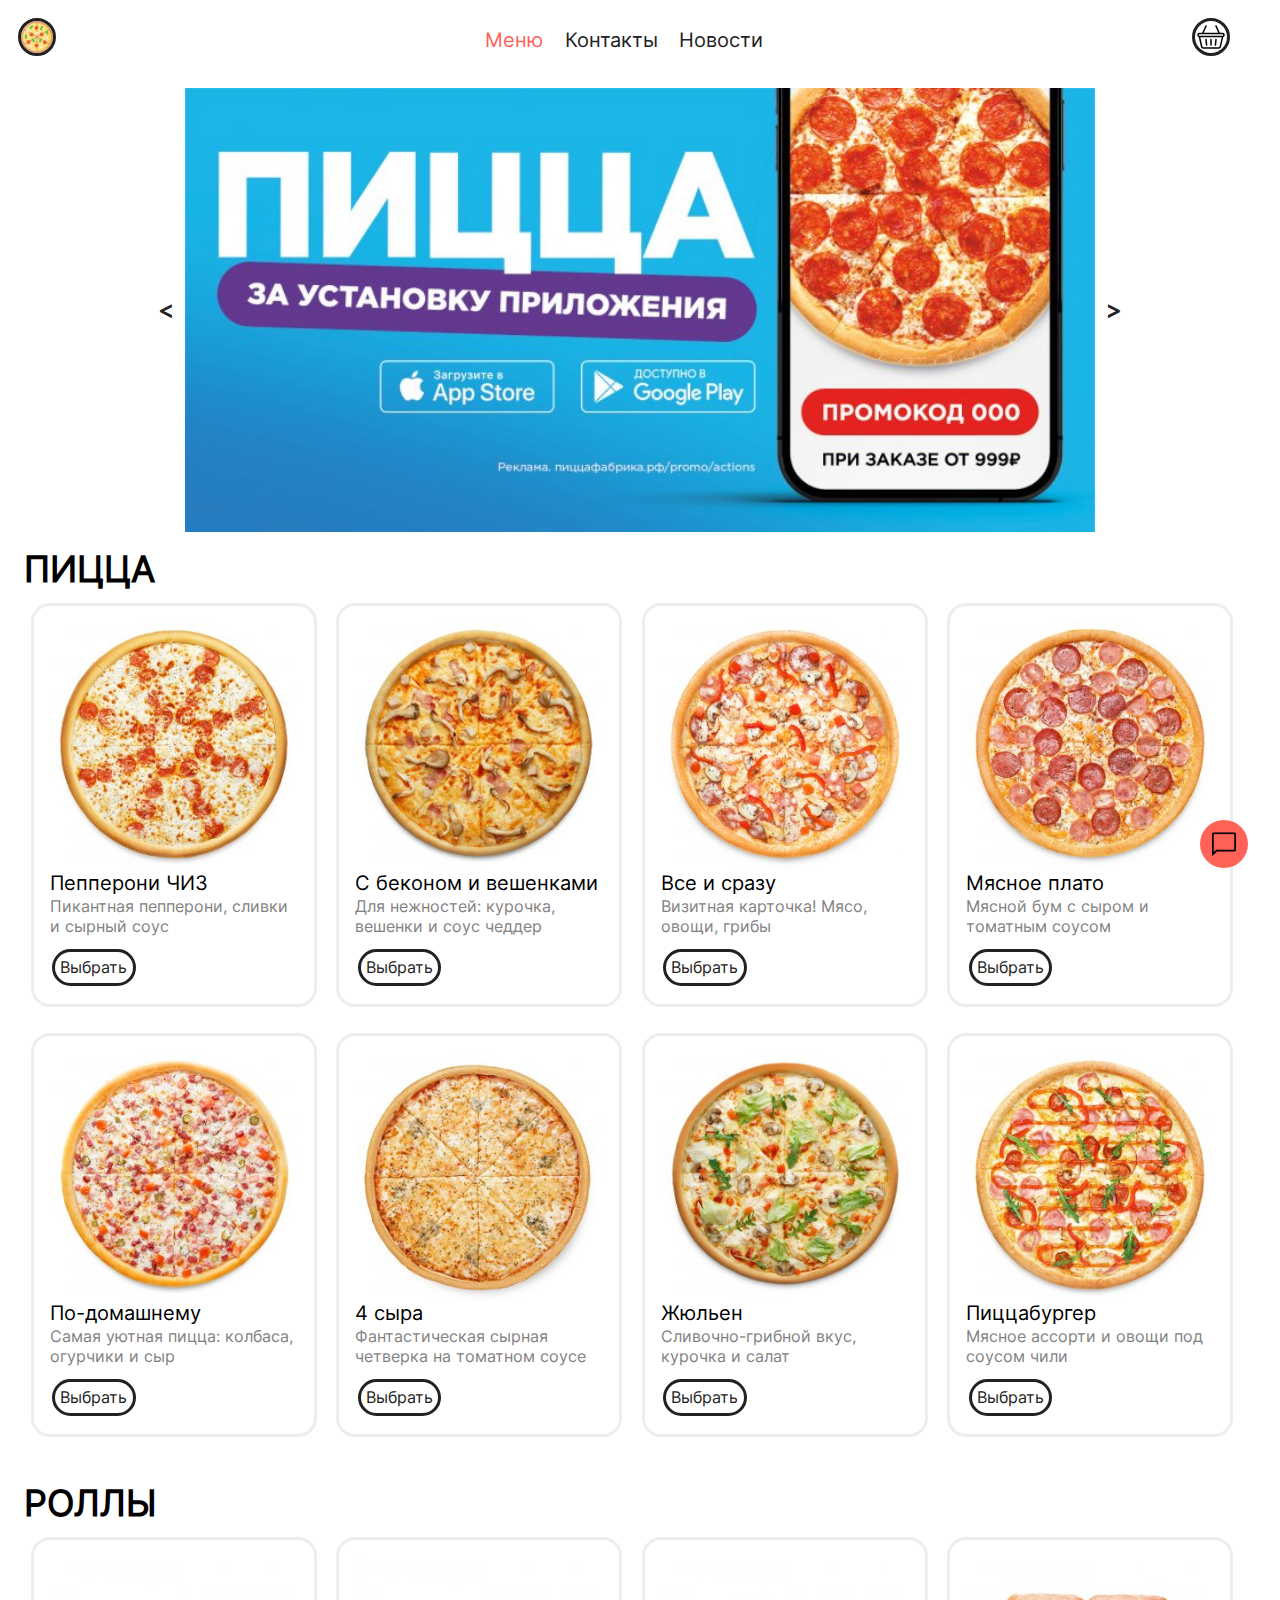
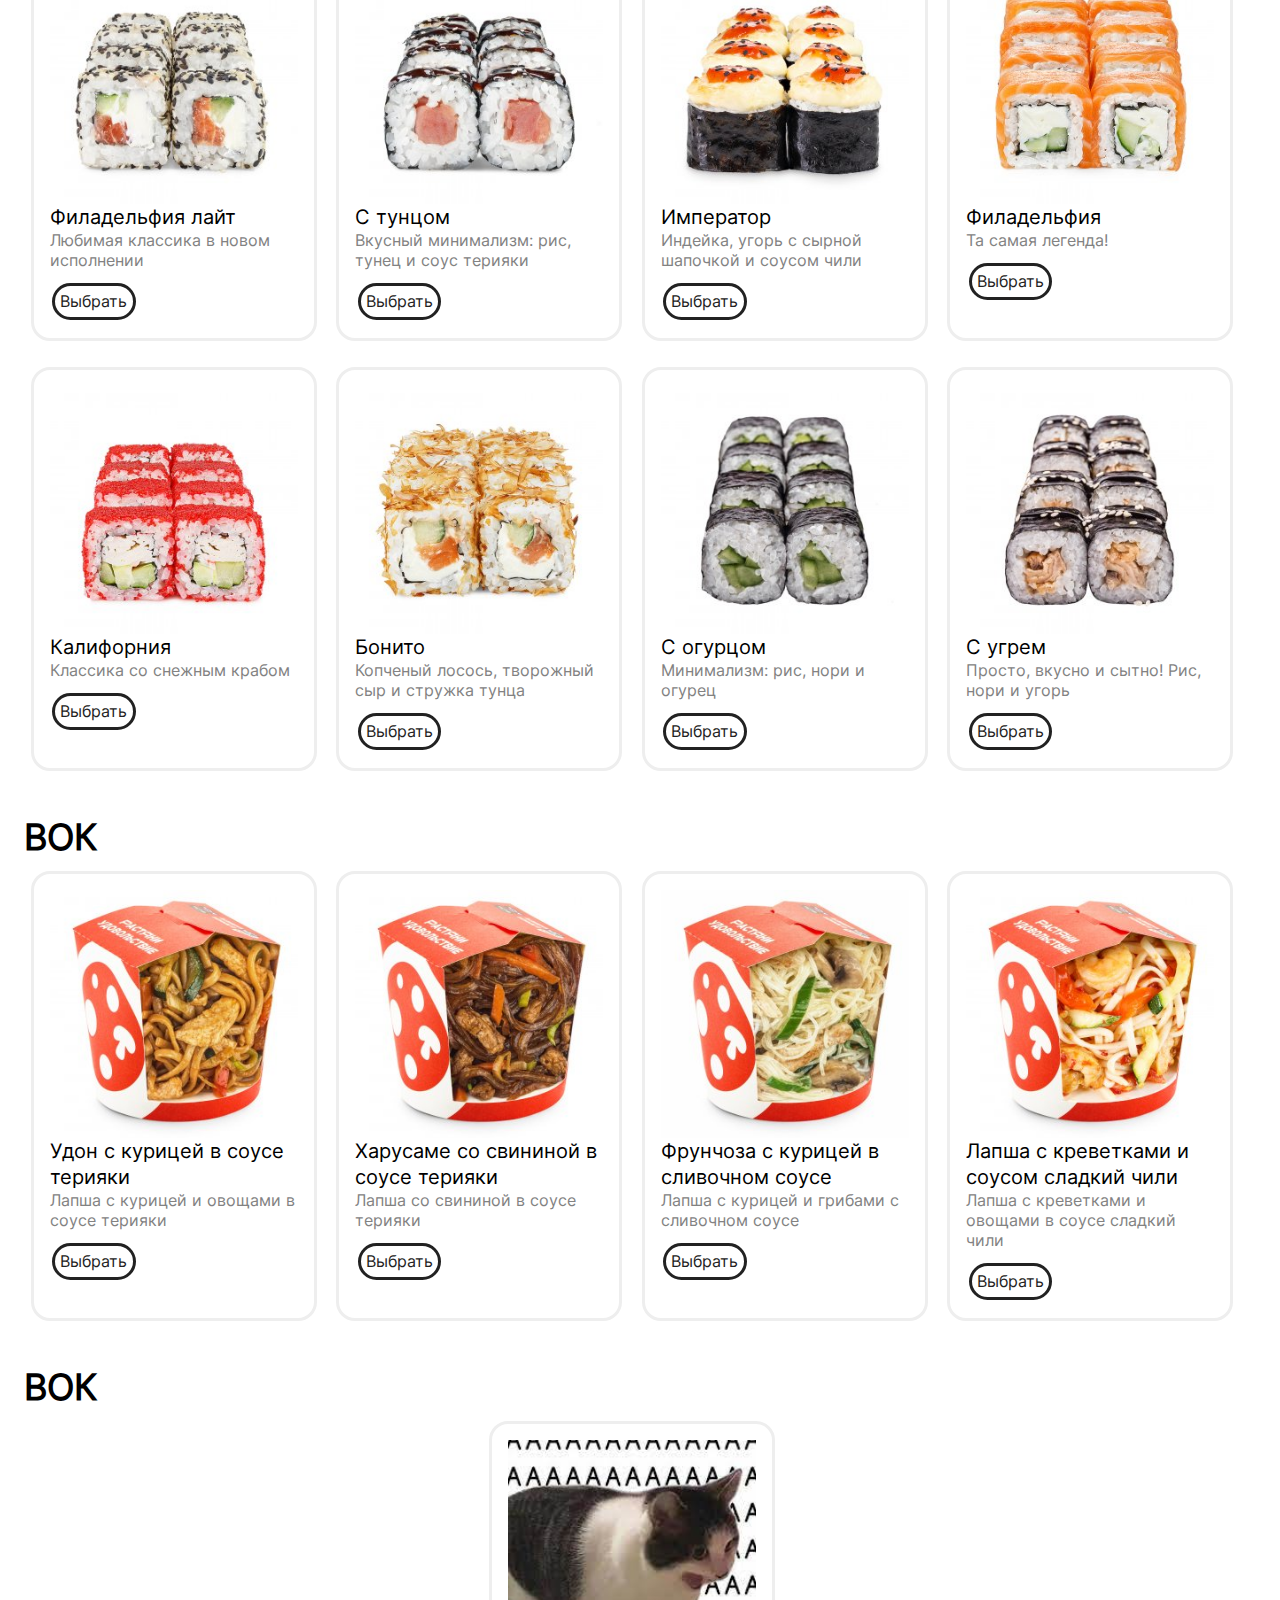
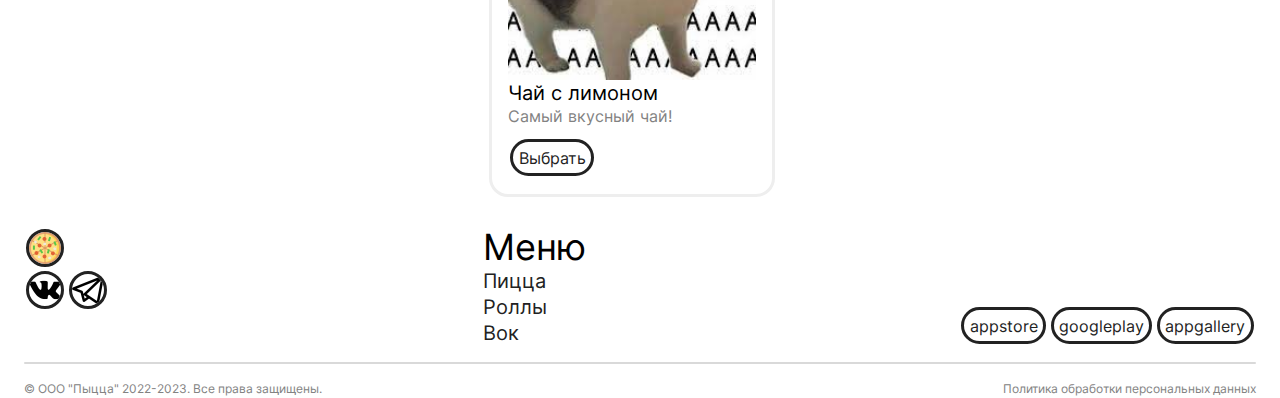
<file: index.html>
<!DOCTYPE html>
<html>
    
<head> 
    <!-- Yandex.Metrika counter -->
    <script type="text/javascript" >
       (function(m,e,t,r,i,k,a){m[i]=m[i]||function(){(m[i].a=m[i].a||[]).push(arguments)};
       m[i].l=1*new Date();
       for (var j = 0; j < document.scripts.length; j++) {if (document.scripts[j].src === r) { return; }}
       k=e.createElement(t),a=e.getElementsByTagName(t)[0],k.async=1,k.src=r,a.parentNode.insertBefore(k,a)})
       (window, document, "script", "https://mc.yandex.ru/metrika/tag.js", "ym");
    
       ym(97324414, "init", {
            clickmap:true,
            trackLinks:true,
            accurateTrackBounce:true,
            webvisor:true
       });
    </script>
    <noscript><div><img src="https://mc.yandex.ru/watch/97324414" style="position:absolute; left:-9999px;" alt="" /></div></noscript>
<!-- /Yandex.Metrika counter -->
    <meta content="width=device-width, initial-scale=1" name="viewport"/>
    <link rel="stylesheet" href="styles.css">
    <link rel="stylesheet" href="textstyles.css">
    <link rel="stylesheet" href="btnstyles.css">
    <link rel="stylesheet" href="margins.css">
    <link rel="stylesheet" href="imgsizes.css">
    <link rel="stylesheet" href="cardsstyle.css">
    <link rel="stylesheet" href="modal.css">
    <link rel="icon" type="image/x-icon" href="/images/favicon.png">
    <title> MyPizza | Меню </title>
</head>
<body>
<header class="mb8">
    <a href="index.html"><image class="imgbtn round mxs32" src="images/favicon.png"></div></a>    
    <div class="fill"></div>
    <div class="mobile">
        <div class="h2 center menubtn mshow" onclick="OpenCloseMenu(id)" id="MenuClosed">МЕНЮ</div>
        <div class="btn btn-active btn-nooutline h3 menu mhide" tag="menu"> <a class="btn-active" href="index.html"> Меню </a></div>
        <div class="btn btn-nooutline h3 menu mhide" tag="menu"> <a href="contacts.html"> Контакты </a> </div>
        <div class="btn btn-nooutline h3 menu mhide" tag="menu"> <a href="news.html"> Новости </a></div>
    </div>
    <div class="fill"></div>
    <a href="basket.html"><image class="imgbtn round mxs32" src="images/basket.png"></div></a>
</header>
<div class="row chatBtn center" id="chatBtn" onclick="ShowHide()">
    <image class="imgcover mxs24" src="images/chat.png"></image> 
</div>
<div class="chatcont col hidden" id="chatcont">
    <div class="chat rounded12" id="chatarea"></div>
    <div class="row center mb8 ml12 mr12">
        <textarea class="rounded12 inputstyle body mxs160" id="msgtext"></textarea>
        <div class="btn btn-active" onclick="sendMsg()"><image class="imgcover mxs24" src="images/send.png"></image></div>
    </div>
</div>
<div class="row center mt64">
    <div class="carouselcont mhide">
        <div class="h2 btn btn-nooutline bold center" id="left-arrow">&lt;</div>
        <img class="carousel imgcover" id="carousel"></img>
        <div class="h2 btn btn-nooutline bold center" id="right-arrow">&gt;</div>
    </div>
</div>  
<div class="category">
    <div class="h1 bold mt16 mb16">ПИЦЦА</div>
    <div class="cards" id="Pizza">
    </div>
</div>
<div class="category">
    <div class="category-header">
    <div class="h1 bold mt16 mb16">РОЛЛЫ</div>
    <div class="mobile-icon">
        <image src="images/mobilerolls.jpg"></image>
    </div>
    </div>
    <div class="cards" id ="Rolls">
        
    </div>
</div>
<div class="category" >
    <div class="h1 bold mt16 mb16">ВОК</div>
    <div class="cards" id ="Wok">
        
    </div>
    
<div class="category" >
    <div class="h1 bold mt16 mb16">ВОК</div>
    <div class="cards" id ="Tea">
        
    </div>
</div>
<footer>
    <div class="row">
        <div class="col">
            <div class="row">
                <a href="index.html"><image class="imgbtn round mxs32" src="images/favicon.png"></image></a>
            </div>
            <div class="row mobile">
                <a href="vk.com"><image class="imgbtn rounded16 mxs32" src="images/vklogo.png"></image></a>
                <a href="web.telegram.com"><image class="imgbtn rounded16 mxs32" src="images/tglogo.png"></image></a>
            </div>
        </div>
        <div class="fill"></div>
        <div class="col">
            <div class="h1">Меню</div>
            <div class="h3"><a href="#Pizza">Пицца</a></div>
            <div class="h3"><a href="#Rolls">Роллы</a></div>
            <div class="h3"><a href="#Wok">Вок</a></div>
        </div>
        <div class="fill"></div>
        <div class="row alignflexend mobile">
            <div class="btn fill">appstore</div>
            <div class="btn">googleplay</div>
            <div class="btn">appgallery</div>
        </div>
    </div>
    <div class="stroke mt16"></div>
    <div class="row mt16 mobile">
        <div class="body-16 secondary">© ООО "Пыцца" 2022-2023. Все права защищены.</div>
        <div class="fill"></div>
        <div class="body-16 secondary">Политика обработки персональных данных</div>
    </div>
</footer>


<div class="col center hidden" id="mdlcnt"> 
    <section class="row modal mobile" id="modalcontent">
        <image class="mxs160" id="modalimg" src="images/fillerimg.jpeg"></image>
        <div class="col">
            <div class="h1" id="modalhdr">aaaa</div>
            <div class="h2 secondary" id="modaldescr">aaaa</div>
            <div class="row">
                <div class="h1 mr8">Цена:</div>
                <div class="h1" id="modalprice">sss</div>
                <div class="h1">₽</div>
            </div>
            <div class="row alignbaseline">   
                <div class="h2 btn btn-nooutline bold" onclick="ChangeValue(-1)" id="mdlleftbtn">&lt;</div>
                <div class="h2 " id="counter">n</div>
                <div class="h2 btn btn-nooutline  bold" onclick="ChangeValue(1)" id="mdlrightbtn">&gt;</div>
                <div class="h2 mr8">К оплате:</div>
                <div class="h2" id="modaltotal"> nnn</div>
                <div class="h2">₽</div>
            </div>
            <div class="btn h2" id="basketadd" onclick="toBasket()">Добавить в корзину</div>
        </div>
    </section>
    <div class="overlay" id="overlay"></div>
</div>
<template id="cardtempl">
    <div class="card">
        <image class="card-image" id="crdimg" src=""></image>
        <div>
            <div class="h3" id="crdhdr"></div>
            <div class="secondary wrapping" id="crddescr"></div>
        </div>
        <div class="btn btn-primary mt16"><a id="crdbtn">Выбрать</a></div>
</template>

<template id="msgTempl">
    <div class="fill row" id="msgoutercont">
    <div class="msgcont" id="msgcont">
    </div>
    </div>
</template>
<script src="jss/info.js"></script>
<script type="text/javascript" src="jss/products.js"></script>
<script src="jss/burger.js"></script>
<script src="jss/carousel.js"></script>
<script src="jss/bot.js"></script>
</body>
</html>
</file>
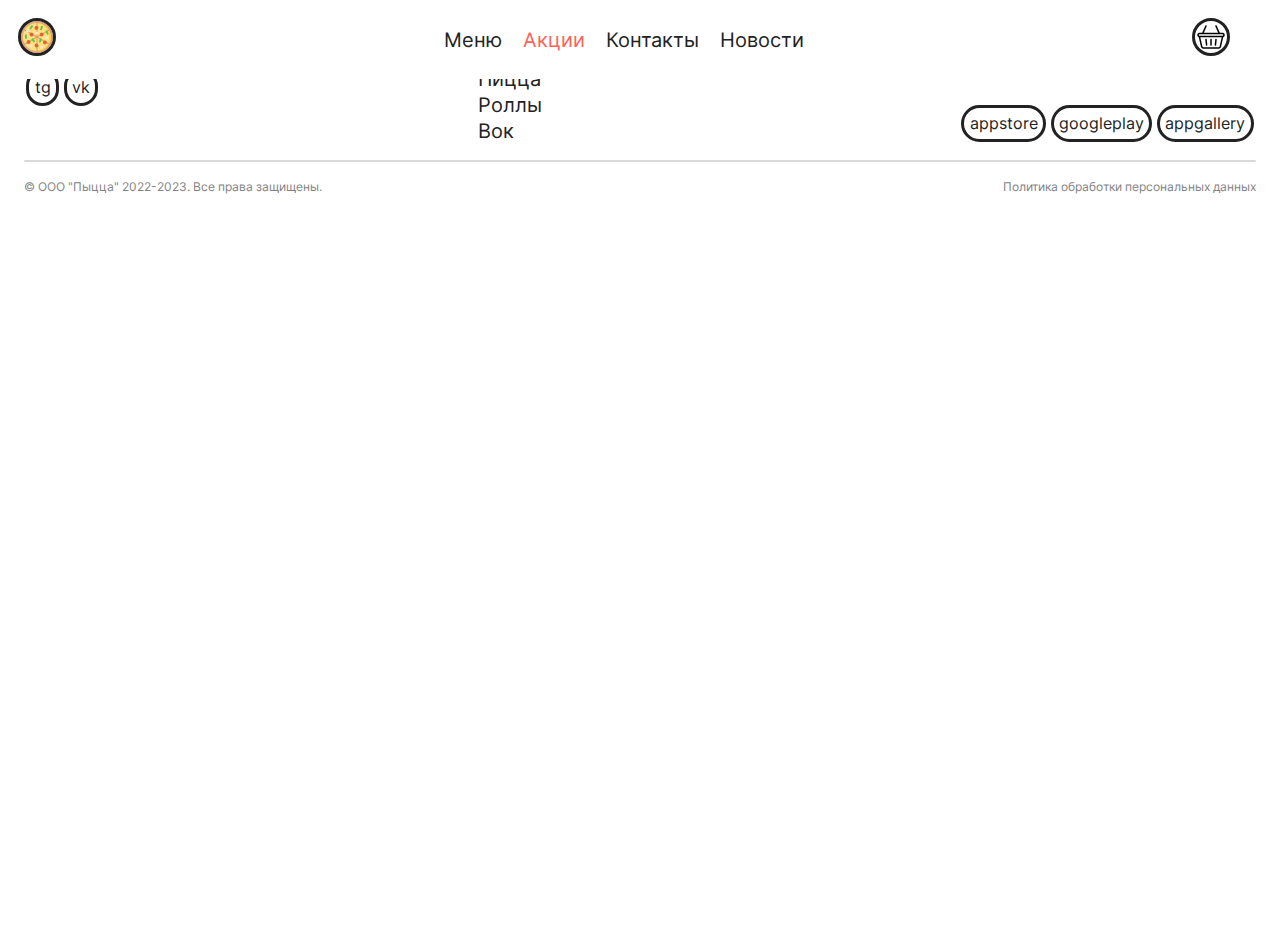
<file: sales.html>
<!DOCTYPE html>
<html>
    <link rel="stylesheet" href="styles.css">
    <link rel="stylesheet" href="textstyles.css">
    <link rel="stylesheet" href="btnstyles.css">
    <link rel="stylesheet" href="margins.css">
    <link rel="stylesheet" href="imgsizes.css">

<head>
    <link rel="icon" type="image/x-icon" href="/images/favicon.png">
    <title> MyPizza | Акции</title>
</head>
<body>
<header class="mb8">
    <a href="index.html"><image class="imgbtn round mxs32" src="images/favicon.png"></div></a>
    <div class="fill"></div>
    <div class="btn btn-nooutline h3"> <a href="index.html"> Меню </a></div>
    <div class="btn btn-active btn-nooutline h3"> <a class="btn-active" href="sales.html"> Акции </a> </div>
    <div class="btn btn-nooutline h3"> <a href="contacts.html"> Контакты </a> </div>
    <div class="btn btn-nooutline h3"> <a href="news.html"> Новости </a></div>
    <div class="fill"></div>
    <a href="basket.html"><image class="imgbtn round mxs32" src="images/basket.png"></div></a>
    </header>
    <footer>
        <div class="row">
            <div class="col">
                <div class="row">
                    <a href="index.html"><image class="imgbtn round mxs32" src="images/favicon.png"></image></a>
                </div>
                <div class="row">
                    <div class="btn">tg</div> 
                    <div class="btn">vk</div> 
                </div>
            </div>
            <div class="fill"></div>
            <div class="col">
                <div class="h1">Меню</div>
                <div class="h3"><a href="index.html#Pizza">Пицца</a></div>
                <div class="h3"><a href="index.html#Rolls">Роллы</a></div>
                <div class="h3"><a href="index.html#Wok">Вок</a></div>
            </div>
            <div class="fill"></div>
            <div class="row alignflexend">
                <div class="btn">appstore</div>
                <div class="btn">googleplay</div>
                <div class="btn">appgallery</div>
            </div>
        </div>
        <div class="stroke mt16"></div>
        <div class="row mt16">
            <div class="body-16 secondary">© ООО "Пыцца" 2022-2023. Все права защищены.</div>
            <div class="fill"></div>
            <div class="body-16 secondary">Политика обработки персональных данных</div>
        </div>
    </footer>
    </body>
</html>
</file>
<file: styles.css>
@font-face {
    font-family: Inter;
    src: url(font/Inter-Regular.ttf);
}
html{
    scroll-behavior: smooth;
    height: 100%;
}
body{
    display: flex;
    flex-direction: column;
    font-family: Inter;
    padding: 16px;
    height: 100%;
    user-select: none;
}
header{
    background-color: white;
    position: fixed;
    display: flex;
    flex-direction: row;
    flex-grow: 1;
    width:95%;
    top:0;
    left:0;
    padding: 16px;
}
a{
    cursor: pointer;
    user-select: none;
}
textarea{
    resize: none;
}
fieldset{
    border: none;
}
input{
    margin: 8px;
    min-width:48px;
}
input:invalid{
    border: #ff6257;
}
input:valid{
    border: lightgreen;
}
input[type="radio"]{
    visibility: hidden;
    height: 0;
    width: 0;
}
input[type="radio"]:checked+label{
    color: #eeeeee;
    background-color: #ff6257;
    padding: 8px;
}
input[type="radio"].visible{
    visibility: visible;
    height: auto;
    width: auto;
}
input[type="radio"]:checked.visible+label{
    color: #222222;
    padding: 8px;
    background-color: transparent;
    
}
label{
    padding: 8px;
    border-radius: 8px;
}
.fill{
    flex-grow: 1;
}
.fillvert{
    display: flex;
    flex-direction: column;
    flex-grow: 1;
}
.carouselcont{
    width: 80%;
    height: auto;
    display: flex;
    justify-content: center;
}
.slide{
    position: absolute;
    max-width: 1000px;
    width: 100%;
    min-width: 600px;
    object-fit: cover;
}
.slide img{
    height: 100%;
    width: auto;
    min-width: 600px;
    object-fit: cover;

}
.row{
    display: flex;
    flex-direction: row;
}
.rowr{
    display: flex;
    flex-direction: row-reverse;
}
.col{
    display: flex;
    flex-direction: column;
}
.colr{
    display: flex;
    flex-direction: column-reverse;
}
.stroke{
    background-color: #d9d9d9;
    width: 100%;
    height: 2px;
    border-radius: 999px;
}
.round{
    border-radius: 999px;
    width: 100%;
    height: 100%;
}
.rounded16{
    border-radius: 4px;
}
.rounded12{
    border-radius: 12px;
}
.alignflexend{
    align-items: flex-end;
}
.center{
    align-items: center !important;
    justify-content: center !important;
}
.alignbaseline{
    align-items: baseline;
}
.inputstyle{
    color: #222222;
    border-style: solid !important;
    border-width: 2px !important;
    border-color: #d9d9d9 !important;
    padding: 8px;
}
.hidden{ 
    display: none !important;
}
.flex{
    display: flex;
}
.mobile{
    display: flex;
    flex-direction: row;
}
.mshow{
    display: none;
}
.mhide 
{
    display: flex !important;
}
.menubtn{
    display: none !important;
    cursor: pointer;
    transition: 0.3s;
}
.menubtn:hover{
    color: #ff6257;
}
.menu{
    transition: 0.3s;
}
.chatcont{
    display: flex;
    position: fixed;
    bottom: 104px;
    right: 32px;
    min-width: 248px;
    max-width: 248px;
    min-height: 400px;
    max-height: 400px;
    background-color: #d9d9d9;
    border-style: solid;
    border-width: 2px;
    border-radius: 12px;
    border-color: #ff6257;
}
.chat{
    flex-grow: 1;
    margin-left: 12px;
    margin-right: 12px;
    margin-bottom: 8px;
    margin-top: 8px;
    overflow-y: scroll;
    background-color:white;
}
.msgcont{
    border-radius: 8px;
    margin: 4px;
    padding: 6px;
    min-width: 60%;
    max-width: 60%;
    width: fit-content;
    height: auto;
    background-color: #d9d9d9;
}
.paralax{
    background-image: url("images/backgr.jpg");
    background-attachment: fixed;
    background-position: center;
    background-repeat: no-repeat;
    background-size: cover;
}
@media only screen and (max-width: 600px) {
    .mobile{
        display: flex;
        flex-direction: column;
        flex-grow: 1;
    }
    .mhide{
        display: none !important;
        transition: 0.3s;
    }
    .mshow{
        display: flex !important;
        transition: 0.3s;

    }
}
</file>
<file: textstyles.css>
a{
    color: #222;
    text-decoration: none;
    transition-duration: 0.4s;
}
a:hover{
    color: #ff6257;
}
.h1{
    font-size: 36px;
    line-height: 42px;
}
.h2{
    font-size: 24px;
    line-height: 30px;
}
.h3,
.text{
    font-size: 20px;
    line-height: 26px;
}
.body-16{
    font-size: 16px;
    line-height: 22px;
    font-weight: normal;
}
.body-14{
    font-size: 14px;
    line-height: 20px;
    font-weight: normal;
}
.body-16{
    font-size: 12px;
    line-height: 18px;
    font-weight: normal;
}
.body-medium-16{
    font-size: 16px;
    line-height: 22px;
    font-weight: medium;
}
.body-medium-24{
    font-size: 24px;
    line-height: 30px;
    font-weight: medium;
}
.bold{
    font-weight: bold;
}
.primary{
    color: #222222;
}
.secondary{
    color: #828282;
}
.white{
    color: #ffffff;
}
.hover{
    color: #ff6257;
}
.link{
    color: #0086D4;
}
.disabled{
    color: #eeeeee;
}
.bgr-primary{
    color: white;
}
.wrapping{
    text-wrap:wrap;
}
</file>
<file: btnstyles.css>
.btn{
    display: flex;
    padding: 4pt;
    stroke-width: 1pt;
    outline: solid;
    border-radius: 999pt;
    width: fit-content;
    transition-duration: 0.4s;
    color: #222222;
    margin: 4pt;
    cursor: pointer;
}
.btn-nooutline{
    stroke-width: 0;
    outline: transparent;
}
.btn-primary{
    outline-color: #222222;
}
.btn:hover,
.btn-active{
    outline-color: #ff6257;
    color: #ff6257;
}
.btn-disabled{
    outline-color: #d5d5d5;
    color: #d5d5d5;
}
.btn-disabled:hover{
    outline-color: #d5d5d5;
    color: #d5d5d5 !important;
}
.imgbtn{
    display: flex;
    stroke-width: 1pt;
    outline: solid;
    border-radius: 999pt;
    width: fit-content;
    transition-duration: 0.4s;
    color: #222222;
    margin: 4pt;
    cursor: pointer;
}
.imgbtn:hover,
.imgbtn-active{
    outline-color: #ff6257;
    color: #ff6257;
}
.btn-pagination{
    display: flex;
    justify-content: center;
    width: 32px;
    height: 32px;
    padding: 4px;
    stroke-width: 1pt;
    border-radius: 8px;
    outline: solid;
    outline-color: #eeeeee;
}
.btn-pagination-active{
    display: flex;
    justify-content: center;
    width: 32px;
    height: 32px;
    padding: 4px;
    stroke-width: 1pt;
    border-radius: 8px;
    outline: solid;
    outline-color: #222222;
}
.chatBtn{
    position: fixed;
    width: 48px;
    border-radius: 100%;
    height: 48px;
    background-color: #ff6257;
    bottom: 32px;
    right: 32px;
    transition: 0.3s;
}
.chatBtn:hover{
    background-color: lightgreen;
    width: 52px;
    height: 52px;
    transition: 0.3s;
    transition-timing-function: cubic-bezier(0.075, 0.82, 0.165, 1);
}








/**/
</file>
<file: margins.css>
.m8{
    margin:8px;
}
.m12{
    margin:12px;
}
.m16{
    margin:16px;
}
.m32{
    margin:32px;
}
.m64{
    margin:64px;
}
.m10pr{
    margin: 10%;
}
.m20pr{
    margin: 20%;
}

.mt8{
    margin-top:8px;
}
.mt12{
    margin-top:12px;
}
.mt16{
    margin-top:16px;
}
.mt32{
    margin-top:32px;
}
.mt64{
    margin-top:64px;
}
.mt128{
    margin-top:128px;
}
.mt256{
    margin-top:256px;
}

.mb8{
    margin-bottom:8px;
}
.mb12{
    margin-bottom:12px;
}
.mb16{
    margin-bottom:16px;
}
.mb32{
    margin-bottom:32px;
}
.mb64{
    margin-bottom:64px;
}

.mr8{
    margin-right:8px;
}
.mr12{
    margin-right:12px;
}
.mr16{
    margin-right:16px;
}
.mr32{
    margin-right:32px;
}
.mr64{
    margin-right:64px;
}

.ml8{
    margin-left:8px;
}
.ml12{
    margin-left:12px;
}
.ml16{
    margin-left:16px;
}
.ml32{
    margin-left:32px;
}
.ml64{
    margin-left:64px;
}
</file>
<file: imgsizes.css>
.mxs24{
    max-width:24px;
    min-width:24px;
    max-height:24px;
    min-height:24px;
}
.mxs32{
    max-width:32px;
    min-width:32px;
    max-height:32px;
    min-height:32px;
}
.mxs64{
    max-width:64px;
    min-width:32px;
    max-height:64px;
    min-height:32px;
}
.mxs128{
    max-width:128px;
    min-width:32px;
    max-height:128px;
    min-height:32px;
}
.mxs160{
    max-width:160px;
    min-width:32px;
    max-height:160px;
    min-height:32px;
}
.mxs80pr{
    max-width: 80%;
    max-height: 80%;
}
.mns128{
    min-width: 128px;
    min-height: 128px;
}

.mns160{
    min-width: 160px;
    min-height: 160px;
}
.imgfill{
    width: 100%;
    height: 100%;
    object-fit: fill;
}
.imgcover{
    width: 100%;
    height: 100%;
    object-fit: cover;
}
.imgcompact{
    max-height: 100%;
    max-width: auto;
    object-fit: cover;
}
.imgfull{
    width: 100%;
    height: auto;
}
.imgpadding{
    padding: 12px;
}
</file>
<file: cardsstyle.css>
.cards{
    display: flex;
    flex-direction: row;
    flex-wrap: wrap;
    justify-content:space-evenly;
}
.card{
    margin-right: 16px;
    width: min-content;
    display: flex;
    flex-direction: column;
    border-radius: 16px;
    outline: solid;
    outline-color: #eee;
    stroke: 2px;
    padding: 16px;
    margin-bottom: 32px;
}
.card-image{
    max-width:100%;
    min-width: 248px;
    height: auto;

    width:100%;
}
.mobile-icon{
    display: none;
}
@media only screen and (max-width: 600px) {
    .card{
        align-items: center;
        margin-right: 16px;
        width: 80%;
        display: flex;
        flex-direction: column;
        border-radius: 16px;
        outline: solid;
        outline-color: #eee;
        stroke: 2px;
        padding: 16px;
        margin-bottom: 32px;
    }
}
</file>
<file: modal.css>
.modal {
    display: flex;
    gap: 0.4rem;
    width: 80%;
    padding: 1.3rem;
    min-height: 100px;
    position: fixed;
    top: 20%;
    background-color: white;
    border: 1px solid #ddd;
    border-radius: 15px;
    z-index: 2;
  }
  
  .modal .flex {
    display: flex;
    align-items: center;
    justify-content: space-between;
  }

  .overlay {
    position: fixed;
    top: 0;
    bottom: 0;
    left: 0;
    right: 0;
    width: 100%;
    height: 100%;
    background: rgba(0, 0, 0, 0.5);
    z-index: 1;
  }
</file>
